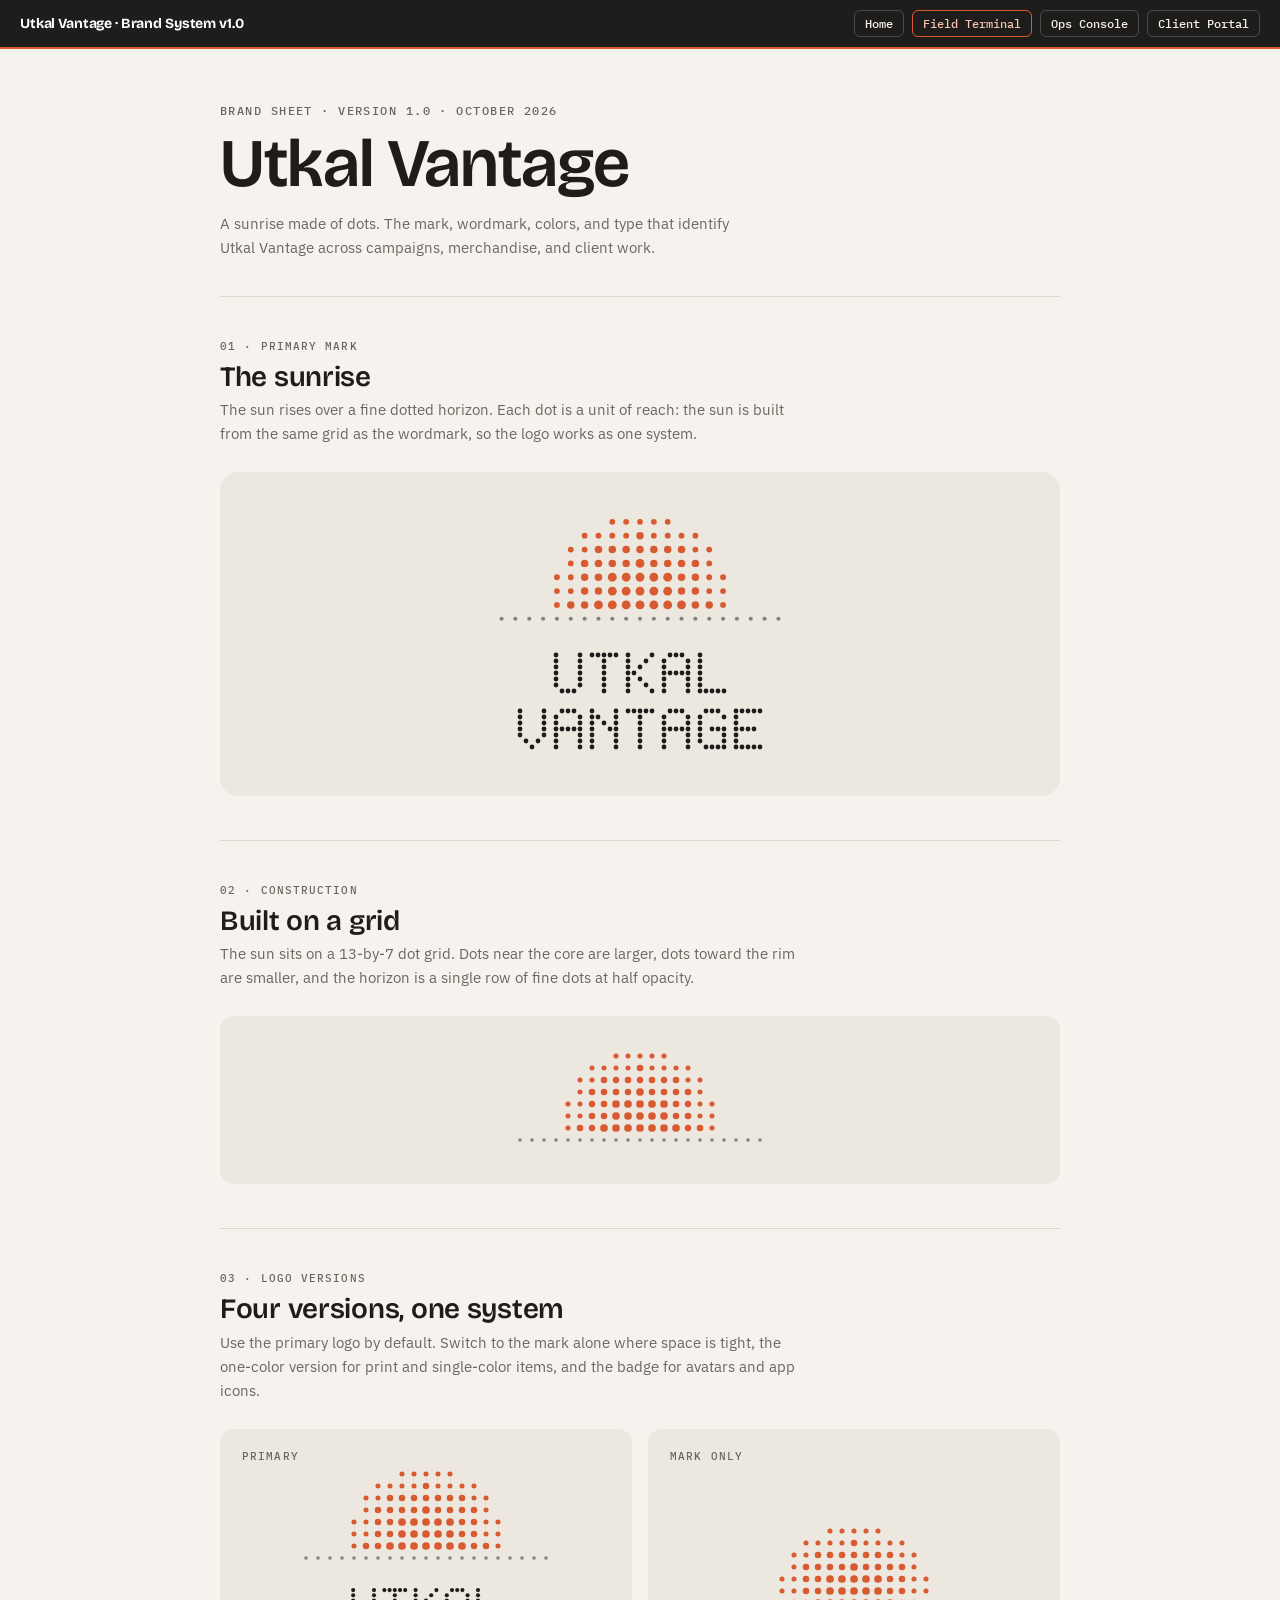
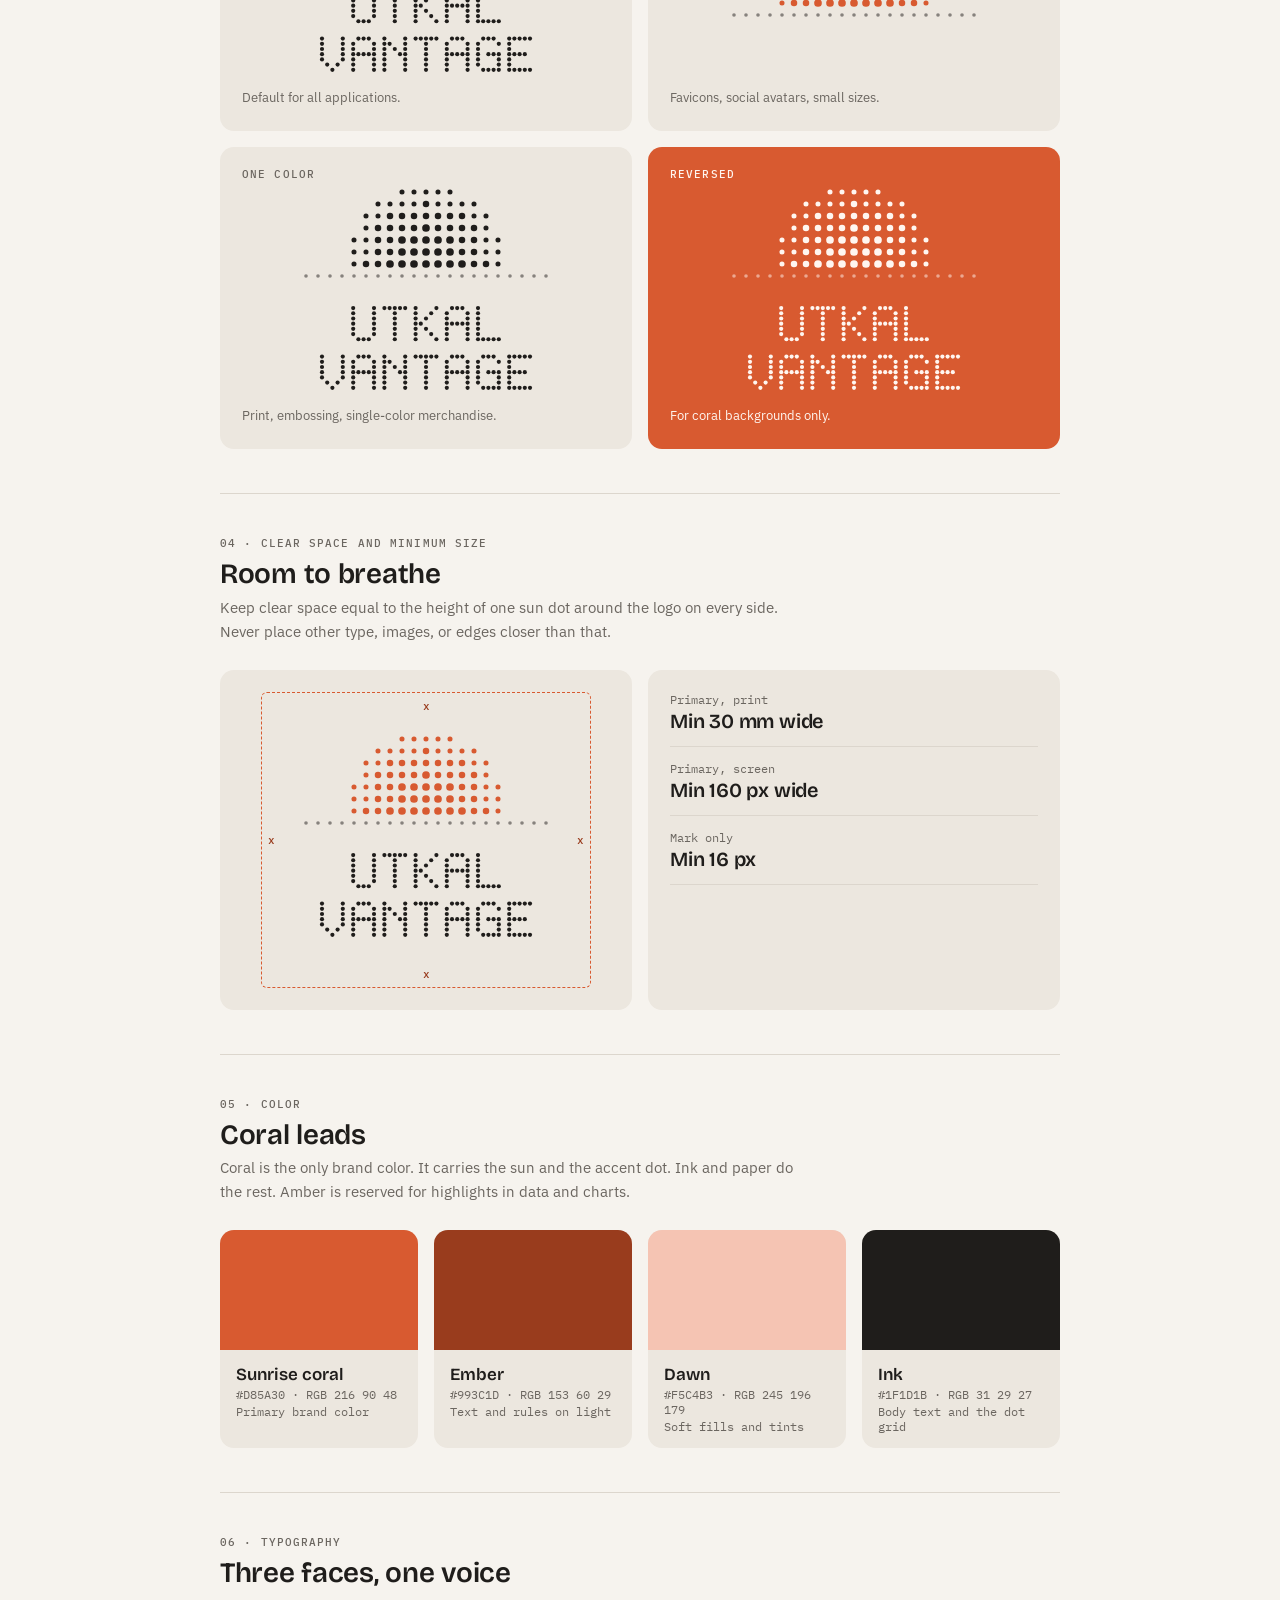
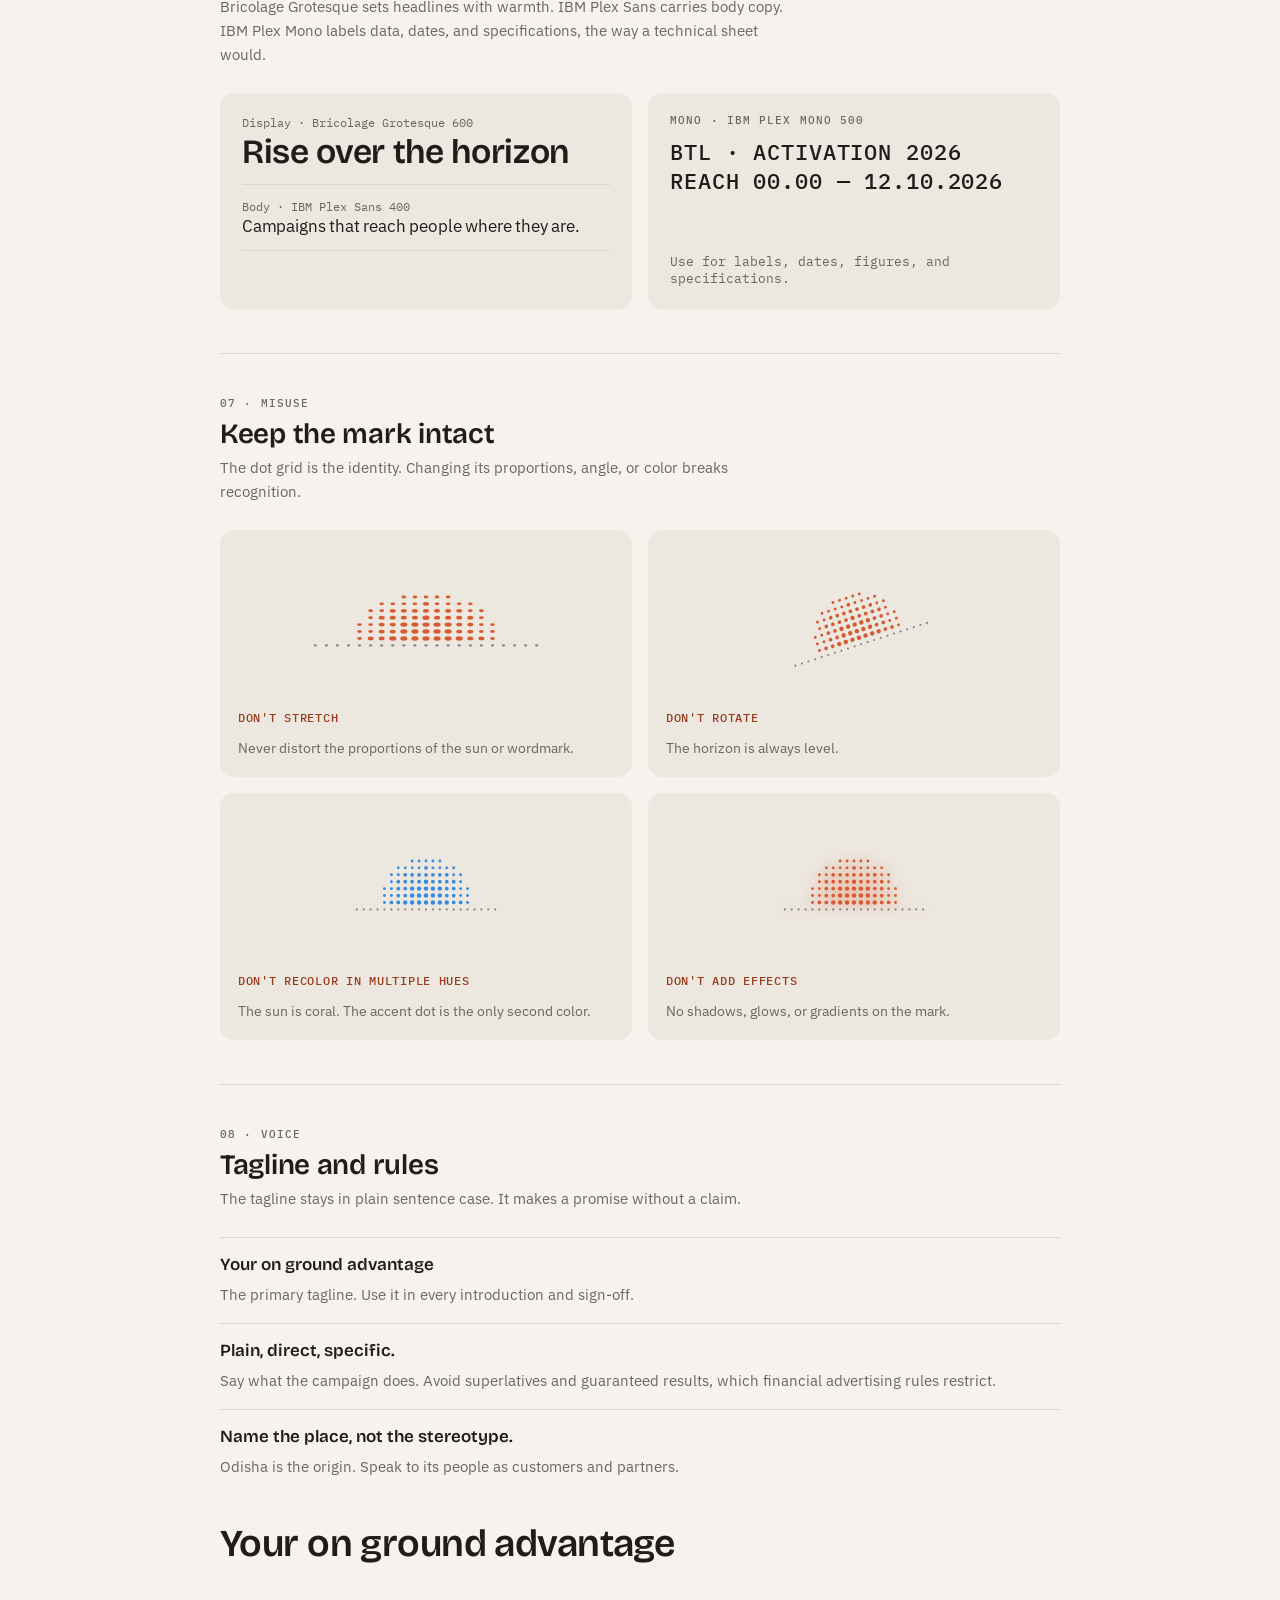
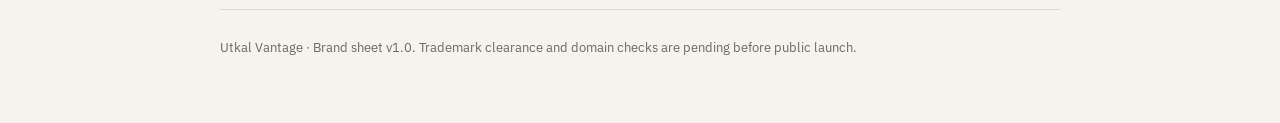
<file: brand-sheet.html>
<!doctype html>
<html lang="en" data-theme="light">
<head>
<meta charset="utf-8">
<meta name="viewport" content="width=device-width,initial-scale=1,viewport-fit=cover">
<title>Utkal Vantage Brand Sheet</title>
<link rel="stylesheet" href="https://fonts.googleapis.com/css2?family=Bricolage+Grotesque:opsz,wght@12..96,500..700&family=IBM+Plex+Mono:wght@400;500&family=IBM+Plex+Sans:wght@400;500&display=swap">
<style>
/* Layout: one column of brand specimens, each section a ruled band. Dot grid is the signature. */
:root{
  --bg:#F6F3EE; --fg:#1F1D1B; --muted:#6B6660; --line:#DCD6CD; --panel:#ECE7DF;
  --accent:#D85A30; --accent-deep:#993C1D; --accent-soft:#F5C4B3; --amber:#EF9F27;
  --display:"Bricolage Grotesque",ui-sans-serif,system-ui,sans-serif;
  --body:"IBM Plex Sans",ui-sans-serif,system-ui,sans-serif;
  --mono:"IBM Plex Mono",ui-monospace,monospace;
  color-scheme:light;
}
*{box-sizing:border-box}
body{margin:0;background:var(--bg);color:var(--fg);font:400 15px/1.6 var(--body);-webkit-font-smoothing:antialiased;overflow-x:hidden}
.top-nav{background:#1F1D1B;color:#fff;padding:10px 20px;display:flex;align-items:center;justify-content:space-between;flex-wrap:wrap;gap:10px;border-bottom:2px solid var(--accent)}
.top-nav a{color:#F6F3EE;text-decoration:none;font:500 12px var(--mono);padding:5px 10px;border-radius:6px;border:1px solid rgba(255,255,255,0.2)}
.top-nav a:hover{background:rgba(255,255,255,0.12)}
.wrap{max-width:880px;margin:0 auto;padding-block:32px 64px;padding-inline:20px}
header{display:grid;gap:14px;padding-block:24px 36px;border-bottom:1px solid var(--line)}
.kicker{font:500 12px/1 var(--mono);letter-spacing:.12em;text-transform:uppercase;color:var(--muted)}
h1{font:600 clamp(40px,8vw,68px)/0.98 var(--display);letter-spacing:-.02em;margin:0;text-wrap:balance}
.lede{max-width:60ch;color:var(--muted);margin:0}
section{padding-block:44px;border-bottom:1px solid var(--line)}
h2{font:600 28px/1.1 var(--display);margin:0 0 6px;letter-spacing:-.01em}
.sub{color:var(--muted);margin:0 0 26px;max-width:64ch}
.label{font:500 11px/1 var(--mono);letter-spacing:.1em;text-transform:uppercase;color:var(--muted)}
.grid2{display:grid;grid-template-columns:repeat(2,minmax(0,1fr));gap:16px}
.grid4{display:grid;grid-template-columns:repeat(2,minmax(0,1fr));gap:16px}
@media (min-width:640px){.grid4{grid-template-columns:repeat(4,minmax(0,1fr))}}
@media (max-width:560px){.grid2{grid-template-columns:1fr}}
.tile{background:var(--panel);border-radius:14px;padding:22px;display:grid;place-items:center;min-height:200px;min-width:0;grid-template-rows:auto 1fr auto}
.tile svg{width:100%;max-width:260px;height:auto;display:block}
.tile .label{align-self:start;justify-self:start;margin-bottom:auto}
.tile-cap{align-self:end;justify-self:start;font-size:13px;color:var(--muted)}
.hero{background:var(--panel);border-radius:18px;padding:36px 20px 28px;display:grid;place-items:center;gap:8px}
.hero svg{width:100%;max-width:420px;height:auto}
.clear{position:relative;padding:34px;border:1px dashed var(--accent);border-radius:6px;display:inline-block;max-width:100%}
.clear svg{width:260px;max-width:100%;height:auto;display:block}
.dim{position:absolute;font:500 11px var(--mono);color:var(--accent-deep)}
.swatch{border-radius:14px;overflow:hidden;background:var(--panel);min-width:0}
.chip{height:120px}
.swatch .meta{padding:14px 16px;display:grid;gap:2px}
.swatch .name{font:600 17px var(--display)}
.swatch .code{font:400 12px var(--mono);color:var(--muted)}
.scale{display:grid;gap:14px}
.scale > div{display:grid;gap:4px;padding-bottom:14px;border-bottom:1px solid var(--line);min-width:0}
.scale .sample{font:600 var(--size)/1.05 var(--display);letter-spacing:-.01em;overflow-wrap:anywhere}
.scale .spec{font:400 12px var(--mono);color:var(--muted)}
.mono-sample{font:500 22px/1.3 var(--mono);letter-spacing:.04em;overflow-wrap:anywhere}
.misuse{background:var(--panel);border-radius:14px;padding:18px;display:grid;gap:12px;min-width:0}
.misuse .art{display:grid;place-items:center;min-height:150px;overflow:hidden}
.misuse .art svg{width:150px;height:auto}
.misuse .verdict{font:500 12px var(--mono);letter-spacing:.06em;text-transform:uppercase}
.misuse .verdict.no{color:var(--accent-deep)}
.misuse p{margin:0;color:var(--muted);font-size:14px}
.rule{display:grid;gap:8px;padding:16px 0;border-top:1px solid var(--line)}
.rule:first-child{border-top:0}
.rule b{font:600 17px var(--display)}
.rule span{color:var(--muted)}
.tagline{font:600 clamp(26px,5vw,38px)/1.1 var(--display);letter-spacing:-.015em;margin:0;text-wrap:balance}
footer{padding-block:28px 0;color:var(--muted);font-size:13px}
</style>
</head>
<body>

<nav class="top-nav">
  <span style="font:700 14px var(--display);letter-spacing:-0.01em;">Utkal Vantage · Brand System v1.0</span>
  <div style="display:flex;gap:8px;flex-wrap:wrap;">
    <a href="index.html">Home</a>
    <a href="promoter.html" style="border-color:var(--accent);color:var(--accent-soft);">Field Terminal</a>
    <a href="dashboard.html">Ops Console</a>
    <a href="client-portal.html">Client Portal</a>
  </div>
</nav>

<div class="wrap">
  <header>
    <div class="kicker">Brand sheet · Version 1.0 · October 2026</div>
    <h1>Utkal Vantage</h1>
    <p class="lede">A sunrise made of dots. The mark, wordmark, colors, and type that identify Utkal Vantage across campaigns, merchandise, and client work.</p>
  </header>

  <section>
    <div class="label">01 · Primary mark</div>
    <h2 style="margin-top:10px">The sunrise</h2>
    <p class="sub">The sun rises over a fine dotted horizon. Each dot is a unit of reach: the sun is built from the same grid as the wordmark, so the logo works as one system.</p>
    <div class="hero" id="hero"></div>
  </section>

  <section>
    <div class="label">02 · Construction</div>
    <h2 style="margin-top:10px">Built on a grid</h2>
    <p class="sub">The sun sits on a 13-by-7 dot grid. Dots near the core are larger, dots toward the rim are smaller, and the horizon is a single row of fine dots at half opacity.</p>
    <div class="tile" style="min-height:0;padding:28px">
      <div id="construct" style="width:100%;display:grid;place-items:center"></div>
    </div>
  </section>

  <section>
    <div class="label">03 · Logo versions</div>
    <h2 style="margin-top:10px">Four versions, one system</h2>
    <p class="sub">Use the primary logo by default. Switch to the mark alone where space is tight, the one-color version for print and single-color items, and the badge for avatars and app icons.</p>
    <div class="grid2">
      <div class="tile"><div class="label">Primary</div><div id="v-primary"></div><div class="tile-cap">Default for all applications.</div></div>
      <div class="tile"><div class="label">Mark only</div><div id="v-mark"></div><div class="tile-cap">Favicons, social avatars, small sizes.</div></div>
      <div class="tile"><div class="label">One color</div><div id="v-mono"></div><div class="tile-cap">Print, embossing, single-color merchandise.</div></div>
      <div class="tile" style="background:var(--accent)"><div class="label" style="color:#FFF6F0">Reversed</div><div id="v-rev"></div><div class="tile-cap" style="color:#FFF6F0">For coral backgrounds only.</div></div>
    </div>
  </section>

  <section>
    <div class="label">04 · Clear space and minimum size</div>
    <h2 style="margin-top:10px">Room to breathe</h2>
    <p class="sub">Keep clear space equal to the height of one sun dot around the logo on every side. Never place other type, images, or edges closer than that.</p>
    <div class="grid2">
      <div class="tile" style="min-height:0">
        <div class="clear" id="clear"><span class="dim" style="top:6px;left:50%;transform:translateX(-50%)">x</span><span class="dim" style="bottom:6px;left:50%;transform:translateX(-50%)">x</span><span class="dim" style="left:6px;top:50%;transform:translateY(-50%)">x</span><span class="dim" style="right:6px;top:50%;transform:translateY(-50%)">x</span></div>
      </div>
      <div class="tile" style="min-height:0">
        <div class="scale" style="width:100%">
          <div><span class="spec">Primary, print</span><span class="sample" style="--size:20px">Min 30 mm wide</span></div>
          <div><span class="spec">Primary, screen</span><span class="sample" style="--size:20px">Min 160 px wide</span></div>
          <div><span class="spec">Mark only</span><span class="sample" style="--size:20px">Min 16 px</span></div>
        </div>
      </div>
    </div>
  </section>

  <section>
    <div class="label">05 · Color</div>
    <h2 style="margin-top:10px">Coral leads</h2>
    <p class="sub">Coral is the only brand color. It carries the sun and the accent dot. Ink and paper do the rest. Amber is reserved for highlights in data and charts.</p>
    <div class="grid4">
      <div class="swatch"><div class="chip" style="background:#D85A30"></div><div class="meta"><span class="name">Sunrise coral</span><span class="code">#D85A30 · RGB 216 90 48</span><span class="code">Primary brand color</span></div></div>
      <div class="swatch"><div class="chip" style="background:#993C1D"></div><div class="meta"><span class="name">Ember</span><span class="code">#993C1D · RGB 153 60 29</span><span class="code">Text and rules on light</span></div></div>
      <div class="swatch"><div class="chip" style="background:#F5C4B3"></div><div class="meta"><span class="name">Dawn</span><span class="code">#F5C4B3 · RGB 245 196 179</span><span class="code">Soft fills and tints</span></div></div>
      <div class="swatch"><div class="chip" style="background:#1F1D1B"></div><div class="meta"><span class="name">Ink</span><span class="code">#1F1D1B · RGB 31 29 27</span><span class="code">Body text and the dot grid</span></div></div>
    </div>
  </section>

  <section>
    <div class="label">06 · Typography</div>
    <h2 style="margin-top:10px">Three faces, one voice</h2>
    <p class="sub">Bricolage Grotesque sets headlines with warmth. IBM Plex Sans carries body copy. IBM Plex Mono labels data, dates, and specifications, the way a technical sheet would.</p>
    <div class="grid2">
      <div class="tile" style="min-height:0;display:grid;gap:18px;justify-items:start;place-items:unset">
        <div class="scale" style="width:100%">
          <div><span class="spec">Display · Bricolage Grotesque 600</span><span class="sample" style="--size:34px">Rise over the horizon</span></div>
          <div><span class="spec">Body · IBM Plex Sans 400</span><span class="sample" style="--size:17px;font-family:var(--body);font-weight:400">Campaigns that reach people where they are.</span></div>
        </div>
      </div>
      <div class="tile" style="min-height:0;display:grid;justify-items:start;place-items:unset;gap:12px">
        <span class="spec label">Mono · IBM Plex Mono 500</span>
        <div class="mono-sample">BTL · ACTIVATION 2026<br>REACH 00.00 — 12.10.2026</div>
        <span style="font:400 13px var(--mono);color:var(--muted)">Use for labels, dates, figures, and specifications.</span>
      </div>
    </div>
  </section>

  <section>
    <div class="label">07 · Misuse</div>
    <h2 style="margin-top:10px">Keep the mark intact</h2>
    <p class="sub">The dot grid is the identity. Changing its proportions, angle, or color breaks recognition.</p>
    <div class="grid2">
      <div class="misuse"><div class="art" id="m-stretch"></div><span class="verdict no">Don't stretch</span><p>Never distort the proportions of the sun or wordmark.</p></div>
      <div class="misuse"><div class="art" id="m-rotate"></div><span class="verdict no">Don't rotate</span><p>The horizon is always level.</p></div>
      <div class="misuse"><div class="art" id="m-rainbow"></div><span class="verdict no">Don't recolor in multiple hues</span><p>The sun is coral. The accent dot is the only second color.</p></div>
      <div class="misuse"><div class="art" id="m-glow"></div><span class="verdict no">Don't add effects</span><p>No shadows, glows, or gradients on the mark.</p></div>
    </div>
  </section>

  <section>
    <div class="label">08 · Voice</div>
    <h2 style="margin-top:10px">Tagline and rules</h2>
    <p class="sub">The tagline stays in plain sentence case. It makes a promise without a claim.</p>
    <div class="rule"><b>Your on ground advantage</b><span>The primary tagline. Use it in every introduction and sign-off.</span></div>
    <div class="rule"><b>Plain, direct, specific.</b><span>Say what the campaign does. Avoid superlatives and guaranteed results, which financial advertising rules restrict.</span></div>
    <div class="rule"><b>Name the place, not the stereotype.</b><span>Odisha is the origin. Speak to its people as customers and partners.</span></div>
    <p class="tagline" style="margin-top:28px">Your on ground advantage</p>
  </section>

  <footer>Utkal Vantage · Brand sheet v1.0. Trademark clearance and domain checks are pending before public launch.</footer>
</div>

<script>
const NS="http://www.w3.org/2000/svg";
const CORAL="#D85A30", INK="var(--fg)";
const G={U:["#...#","#...#","#...#","#...#","#...#","#...#",".###."],T:["#####","..#..","..#..","..#..","..#..","..#..","..#.."],K:["#...#","#..#.","#.#..","##...","#.#..","#..#.","#...#"],A:[".###.","#...#","#...#","#####","#...#","#...#","#...#"],L:["#....","#....","#....","#....","#....","#....","#####"],V:["#...#","#...#","#...#","#...#","#...#",".#.#.","..#.."],N:["#...#","##..#","#.#.#","#..##","#...#","#...#","#...#"],G:[".###.","#...#","#....","#.###","#...#","#...#",".####"],E:["#####","#....","#....","####.","#....","#....","#####"]};
function el(tag,attrs,parent){const e=document.createElementNS(NS,tag);for(const k in attrs)e.setAttribute(k,attrs[k]);if(parent)parent.appendChild(e);return e;}
function svgBox(w,h,cls){return el("svg",{viewBox:`0 0 ${w} ${h}`,role:"img",width:"100%",class:cls||""});}
function sun(svg,cx,cy,cell,o){
  o=o||{};
  for(let gx=-6;gx<=6;gx++)for(let gy=-6;gy<=0;gy++){
    const d=Math.hypot(gx,gy);
    if(d<=6.5){
      const r=d<=3?cell*0.32:(d<=5?cell*0.27:cell*0.21);
      const fill=(o.core&&d<=3)?CORAL:(o.sunFill||CORAL);
      el("circle",{cx:cx+gx*cell,cy:cy+gy*cell,r:r,fill:fill},svg);
    }
  }
  for(let gx=-10;gx<=10;gx++)el("circle",{cx:cx+gx*cell,cy:cy+cell,r:cell*0.15,fill:o.ink||INK,opacity:0.5},svg);
}
function word(svg,s,x0,y0,wc,fill){
  const w=s.length*6-1;
  let x=x0-(w*wc)/2;
  for(const ch of s){
    const g=G[ch];
    for(let r=0;r<7;r++)for(let c=0;c<5;c++)if(g[r][c]==="#")el("circle",{cx:x+c*wc+wc/2,cy:y0+r*wc+wc/2,r:wc*0.4,fill:fill||INK},svg);
    x+=6*wc;
  }
}
function primary(cell,o){
  const w=260,h=112,svg=svgBox(w,h);
  sun(svg,130,84,cell,o);
  return svg;
}
function wordmark(o){
  const svg=svgBox(300,120);
  word(svg,"UTKAL",150,4,6,o&&o.wordFill);
  word(svg,"VANTAGE",150,60,6,o&&o.wordFill);
  return svg;
}
function lockup(o){
  const wrap=document.createElement("div");
  wrap.style.display="grid";wrap.style.justifyItems="center";wrap.style.gap="10px";
  const top=primary(12,o);
  top.setAttribute("width","100%");
  wrap.appendChild(top);
  const wm=wordmark(o);
  wm.setAttribute("width","60%");
  wrap.appendChild(wm);
  return wrap;
}
function markOnly(o){
  const svg=svgBox(260,112);
  sun(svg,130,84,12,o);
  return svg;
}
document.getElementById("hero").appendChild(lockup({}));
document.getElementById("construct").appendChild(primary(12,{}));
document.getElementById("clear").appendChild(lockup({}));
document.getElementById("v-primary").appendChild(lockup({}));
document.getElementById("v-mark").appendChild(markOnly({}));
document.getElementById("v-mono").appendChild(lockup({core:false,sunFill:"var(--fg)"}));
document.getElementById("v-rev").appendChild(lockup({core:false,sunFill:"#FFF6F0",ink:"#FFF6F0",wordFill:"#FFF6F0"}));
document.getElementById("m-stretch").appendChild(markOnly({}));
document.getElementById("m-stretch").firstChild.style.transform="scaleX(1.6)";
document.getElementById("m-rotate").appendChild(markOnly({}));
document.getElementById("m-rotate").firstChild.style.transform="rotate(-18deg)";
document.getElementById("m-rainbow").appendChild(markOnly({sunFill:"#378ADD"}));
document.getElementById("m-glow").appendChild(markOnly({}));
document.getElementById("m-glow").firstChild.style.filter="drop-shadow(0 0 6px rgba(216,90,48,.7))";
</script>

</body>
</html>
</file>
